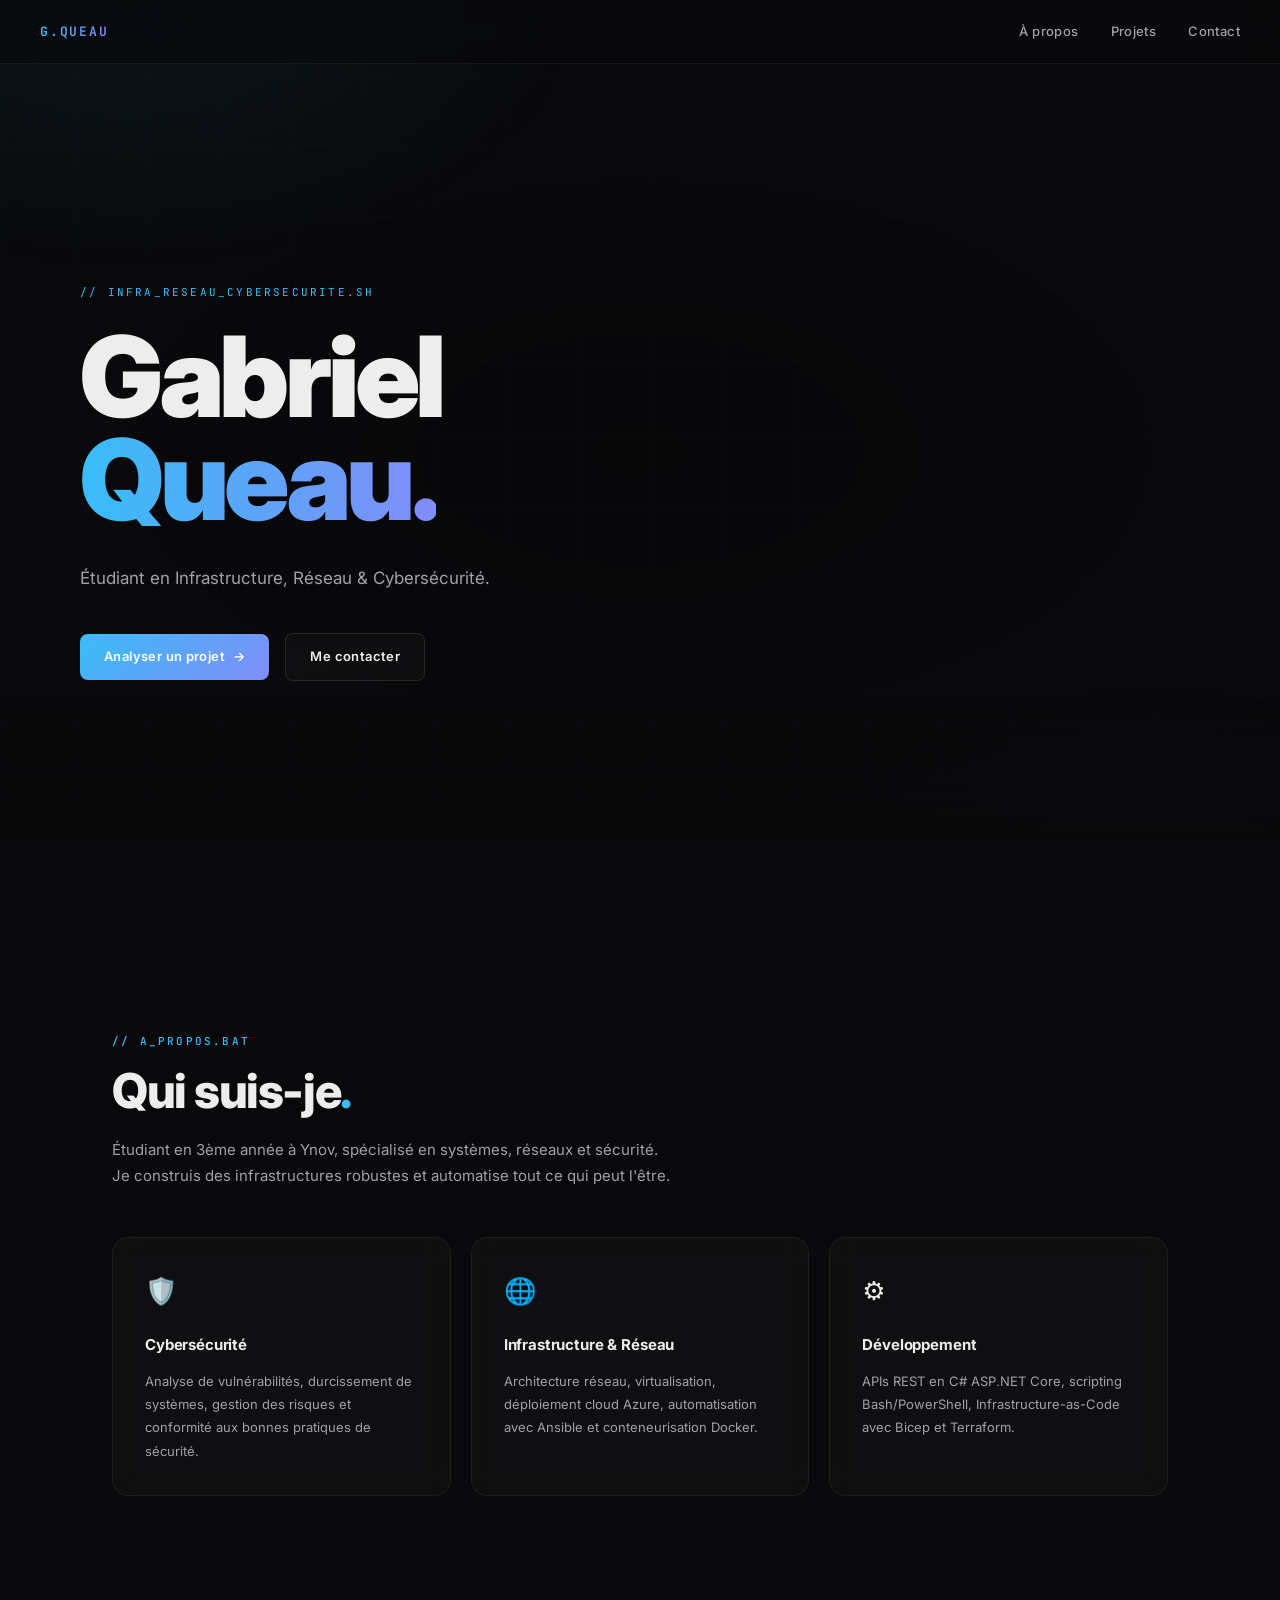
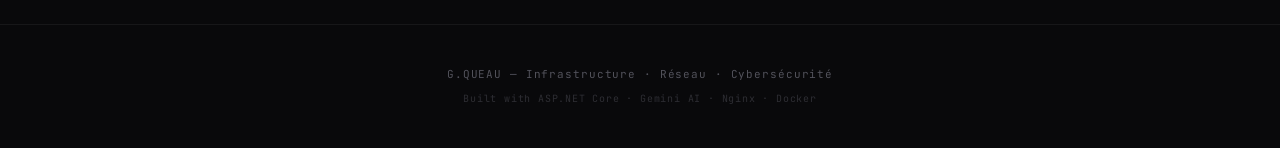
<file: frontend/index.html>
<!DOCTYPE html>
<html lang="fr">

<head>
  <meta charset="UTF-8" />
  <meta name="viewport" content="width=device-width, initial-scale=1.0" />
  <meta name="description"
    content="Gabriel Queau — Étudiant en Infrastructure, Réseau &amp; Cybersécurité. Portfolio technique avec analyseur de projets GitHub IA." />
  <meta name="theme-color" content="#09090b" />
  <title>G.QUEAU — Infrastructure &amp; Cybersécurité</title>

  <!-- Fonts -->
  <link rel="preconnect" href="https://fonts.googleapis.com" />
  <link rel="preconnect" href="https://fonts.gstatic.com" crossorigin />
  <link
    href="https://fonts.googleapis.com/css2?family=Inter:wght@300;400;500;600;700;800;900&family=JetBrains+Mono:wght@300;400;500;600&display=swap"
    rel="stylesheet" />

  <!-- Styles -->
  <link rel="stylesheet" href="style.css?v=4" />

  <!-- Favicon -->
  <link rel="icon"
    href="data:image/svg+xml,<svg xmlns='http://www.w3.org/2000/svg' viewBox='0 0 100 100'><text y='.9em' font-size='90'>🛡️</text></svg>" />
</head>

<body>

  <!-- Vignette radial glows -->
  <div class="vignette" aria-hidden="true"></div>

  <!-- Page Transition Overlay -->
  <div class="page-transition-overlay" aria-hidden="true"></div>

  <!-- ── Navbar ── -->
  <nav class="navbar" role="navigation" aria-label="Navigation principale">
    <a href="/index.html" class="nav-logo" data-link>G.QUEAU</a>
    <ul class="nav-links" role="list">
      <li><a href="/index.html" class="nav-link" data-link>À propos</a></li>
      <li><a href="/projects.html" class="nav-link" data-link>Projets</a></li>
      <li><a href="/contact.html" class="nav-link" data-link>Contact</a></li>
    </ul>
  </nav>

  <!-- ── Main Content ── -->
  <main id="page-content">

    <!-- ══ HERO ══ -->
    <section class="hero" id="home" aria-label="Introduction">
      <div class="hero-inner container">

        <p class="hero-label reveal">// INFRA_RESEAU_CYBERSECURITE.sh</p>

        <h1 class="hero-title reveal reveal-delay-1">
          Gabriel<br><span class="gradient-text">Queau.</span>
        </h1>

        <p class="hero-sub reveal reveal-delay-2">
          Étudiant en Infrastructure, Réseau &amp; Cybersécurité.<br>
        </p>

        <div class="hero-cta reveal reveal-delay-3">
          <a href="/projects.html" class="btn btn-primary" data-link>
            <span class="btn-text">Analyser un projet</span>
            <span class="btn-arrow" aria-hidden="true">→</span>
          </a>
          <a href="/contact.html" class="btn btn-ghost" data-link>Me contacter</a>
        </div>

      </div>
      <div class="hero-grid" aria-hidden="true"></div>
    </section>

    <!-- ══ À PROPOS ══ -->
    <section class="section" id="about" aria-label="À propos">
      <div class="container">

        <span class="section-label reveal">// A_PROPOS.BAT</span>
        <h2 class="section-title reveal reveal-delay-1">Qui suis-je<span class="dot">.</span></h2>
        <p class="section-sub reveal reveal-delay-2">
          Étudiant en 3ème année à Ynov, spécialisé en systèmes, réseaux et sécurité.
          Je construis des infrastructures robustes et automatise tout ce qui peut l'être.
        </p>

        <div class="about-grid">

          <div class="about-card card-spotlight reveal reveal-delay-2">
            <span class="card-icon" aria-hidden="true">🛡️</span>
            <h3>Cybersécurité</h3>
            <p>Analyse de vulnérabilités, durcissement de systèmes, gestion des risques et conformité aux bonnes
              pratiques de sécurité.</p>
          </div>

          <div class="about-card card-spotlight reveal reveal-delay-3">
            <span class="card-icon" aria-hidden="true">🌐</span>
            <h3>Infrastructure &amp; Réseau</h3>
            <p>Architecture réseau, virtualisation, déploiement cloud Azure, automatisation avec Ansible et
              conteneurisation Docker.</p>
          </div>

          <div class="about-card card-spotlight reveal reveal-delay-4">
            <span class="card-icon" aria-hidden="true">⚙️</span>
            <h3>Développement</h3>
            <p>APIs REST en C# ASP.NET Core, scripting Bash/PowerShell, Infrastructure-as-Code avec Bicep et Terraform.
            </p>
          </div>

        </div>
      </div>
    </section>

  </main>

  <!-- ── Footer ── -->
  <footer class="footer" role="contentinfo">
    <p class="mono">G.QUEAU — Infrastructure · Réseau · Cybersécurité</p>
    <p class="footer-stack">Built with ASP.NET Core · Gemini AI · Nginx · Docker</p>
  </footer>

  <button class="back-top" id="back-top" aria-label="Retour en haut de page" title="Retour en haut">↑</button>
  <script src="app.js?v=7"></script>
</body>

</html>
</file>
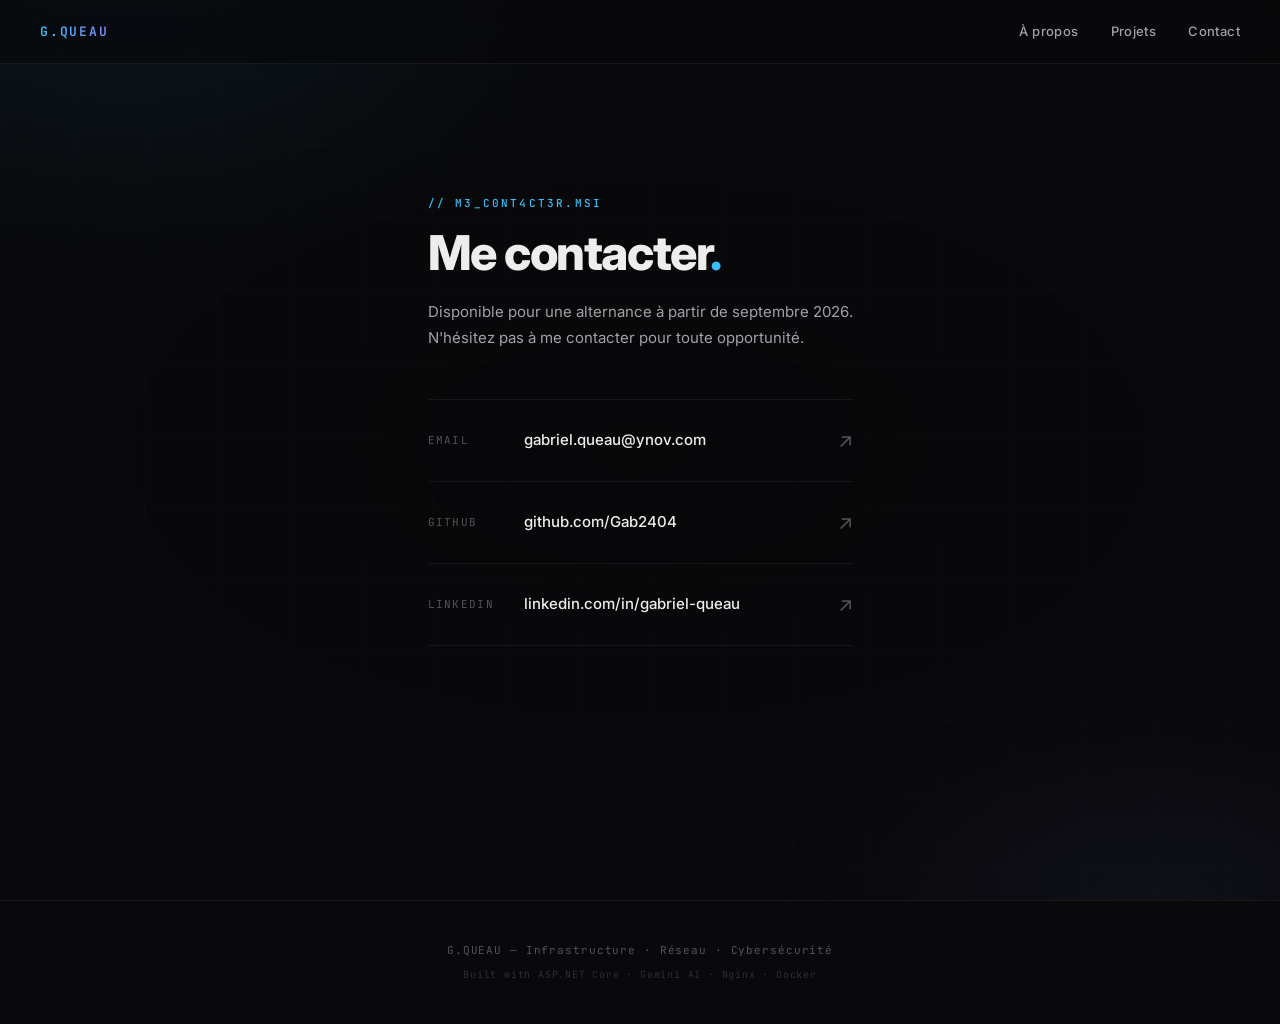
<file: frontend/contact.html>
<!DOCTYPE html>
<html lang="fr">

<head>
  <meta charset="UTF-8" />
  <meta name="viewport" content="width=device-width, initial-scale=1.0" />
  <meta name="description" content="Gabriel Queau — Me contacter. Email, GitHub, LinkedIn." />
  <meta name="theme-color" content="#09090b" />
  <title>G.QUEAU — Contact</title>

  <!-- Fonts -->
  <link rel="preconnect" href="https://fonts.googleapis.com" />
  <link rel="preconnect" href="https://fonts.gstatic.com" crossorigin />
  <link
    href="https://fonts.googleapis.com/css2?family=Inter:wght@300;400;500;600;700;800;900&family=JetBrains+Mono:wght@300;400;500;600&display=swap"
    rel="stylesheet" />

  <!-- Styles -->
  <link rel="stylesheet" href="style.css?v=4" />

  <!-- Favicon -->
  <link rel="icon"
    href="data:image/svg+xml,<svg xmlns='http://www.w3.org/2000/svg' viewBox='0 0 100 100'><text y='.9em' font-size='90'>🛡️</text></svg>" />
</head>

<body>

  <!-- Vignette radial glows -->
  <div class="vignette" aria-hidden="true"></div>

  <!-- Page Transition Overlay -->
  <div class="page-transition-overlay" aria-hidden="true"></div>

  <!-- ── Navbar ── -->
  <nav class="navbar" role="navigation" aria-label="Navigation principale">
    <a href="/index.html" class="nav-logo" data-link>G.QUEAU</a>
    <ul class="nav-links" role="list">
      <li><a href="/index.html" class="nav-link" data-link>À propos</a></li>
      <li><a href="/projects.html" class="nav-link" data-link>Projets</a></li>
      <li><a href="/contact.html" class="nav-link" data-link>Contact</a></li>
    </ul>
  </nav>

  <!-- ── Main Content ── -->
  <main id="page-content">

    <!-- ══ CONTACT ══ -->
    <section class="section" id="contact" aria-label="Contact"
      style="min-height: 100dvh; display: flex; flex-direction: column; justify-content: center; padding-top: 64px;">
      <div class="container">
        <div class="contact-inner">

          <span class="section-label reveal">// M3_C0NT4CT3R.MSI</span>
          <h1 class="section-title reveal reveal-delay-1">Me contacter<span class="dot">.</span></h1>
          <p class="section-sub reveal reveal-delay-2">
            Disponible pour une alternance à partir de septembre 2026.<br>
            N'hésitez pas à me contacter pour toute opportunité.
          </p>

          <nav class="contact-links reveal reveal-delay-3" aria-label="Liens de contact">

            <a href="mailto:gabriel.queau@ynov.com" class="contact-item">
              <span class="contact-label mono">Email</span>
              <span class="contact-value">gabriel.queau@ynov.com</span>
              <span class="contact-arrow" aria-hidden="true">↗</span>
            </a>

            <a href="https://github.com/Gab2404" target="_blank" rel="noopener noreferrer" class="contact-item">
              <span class="contact-label mono">GitHub</span>
              <span class="contact-value">github.com/Gab2404</span>
              <span class="contact-arrow" aria-hidden="true">↗</span>
            </a>

            <a href="https://www.linkedin.com/in/gabriel-queau" target="_blank" rel="noopener noreferrer"
              class="contact-item">
              <span class="contact-label mono">LinkedIn</span>
              <span class="contact-value">linkedin.com/in/gabriel-queau</span>
              <span class="contact-arrow" aria-hidden="true">↗</span>
            </a>

          </nav>
        </div>
      </div>
    </section>

  </main>

  <!-- ── Footer ── -->
  <footer class="footer" role="contentinfo">
    <p class="mono">G.QUEAU — Infrastructure · Réseau · Cybersécurité</p>
    <p class="footer-stack">Built with ASP.NET Core · Gemini AI · Nginx · Docker</p>
  </footer>

  <button class="back-top" id="back-top" aria-label="Retour en haut de page" title="Retour en haut">↑</button>
  <script src="app.js?v=7"></script>
</body>

</html>
</file>
<file: frontend/style.css>
/* ═══════════════════════════════════════════════════════════════
   PORTFOLIO G.QUEAU — DESIGN SYSTEM v3
   Lead UI/UX · Awwwards Standard · Dark Mode Premium
   ═══════════════════════════════════════════════════════════════ */

@import url('https://fonts.googleapis.com/css2?family=Inter:wght@300;400;500;600;700;800;900&family=JetBrains+Mono:wght@300;400;500;600&display=swap');

/* ══════════════════════════════════════════════════════
   DESIGN TOKENS
══════════════════════════════════════════════════════ */
:root {

  /* ── Palette fondamentale ── */
  --bg-900:     #09090b;   /* fond principal */
  --bg-800:     #0f0f12;   /* fond alternatif */
  --bg-700:     #141418;   /* fond cartes sombre */
  --bg-600:     #1a1a20;   /* fond cartes clair */
  --surface:    rgba(255, 255, 255, 0.028);
  --surface-md: rgba(255, 255, 255, 0.05);
  --surface-lg: rgba(255, 255, 255, 0.08);

  /* ── Bordures ── */
  --border:      rgba(255, 255, 255, 0.06);
  --border-md:   rgba(255, 255, 255, 0.10);
  --border-glow: rgba(56, 189, 248, 0.35);

  /* ── Textes ── */
  --text-100: #ededed;   /* titres, importance max */
  --text-200: #a1a1aa;   /* corps, descriptions */
  --text-300: #52525b;   /* placeholders, labels */

  /* ── Accent — Bleu Cyber ── */
  --cyan:       #38bdf8;
  --cyan-dim:   rgba(56, 189, 248, 0.15);
  --cyan-glow:  rgba(56, 189, 248, 0.25);

  /* ── Accent secondaire — Violet ── */
  --violet:     #818cf8;
  --violet-dim: rgba(129, 140, 248, 0.15);

  /* ── Gradient signature ── */
  --grad:       linear-gradient(135deg, #38bdf8 0%, #818cf8 100%);
  --grad-text:  linear-gradient(90deg,  #38bdf8 0%, #818cf8 100%);
  --grad-warm:  linear-gradient(135deg, #818cf8 0%, #f472b6 100%);

  /* ── Sémantique ── */
  --success: #34d399;
  --warning: #fbbf24;
  --danger:  #f87171;

  /* ── Espacement (base 4px) ── */
  --space-1:  4px;
  --space-2:  8px;
  --space-3:  12px;
  --space-4:  16px;
  --space-5:  20px;
  --space-6:  24px;
  --space-8:  32px;
  --space-10: 40px;
  --space-12: 48px;
  --space-16: 64px;
  --space-20: 80px;
  --space-24: 96px;
  --space-32: 128px;

  /* ── Border radius ── */
  --r-xs:  4px;
  --r-sm:  8px;
  --r:     12px;
  --r-lg:  16px;
  --r-xl:  24px;
  --r-2xl: 32px;

  /* ── Typographie ── */
  --sans: 'Inter', system-ui, -apple-system, sans-serif;
  --mono: 'JetBrains Mono', 'Fira Code', monospace;

  /* ── Tailles de fonte ── */
  --text-xs:   11px;
  --text-sm:   13px;
  --text-base: 15px;
  --text-md:   17px;
  --text-lg:   20px;
  --text-xl:   24px;
  --text-2xl:  32px;
  --text-3xl:  48px;
  --text-4xl:  64px;

  /* ── Layout ── */
  --max-w:      1120px;
  --max-w-sm:   680px;
  --max-w-prose: 800px;

  /* ── Transitions ── */
  --ease:        cubic-bezier(0.4, 0, 0.2, 1);
  --ease-out:    cubic-bezier(0.0, 0, 0.2, 1);
  --ease-spring: cubic-bezier(0.16, 1, 0.3, 1);
  --ease-back:   cubic-bezier(0.34, 1.56, 0.64, 1);

  --t-fast:   0.15s;
  --t:        0.25s;
  --t-slow:   0.5s;
  --t-slower: 0.8s;

  /* ── Shadows ── */
  --shadow-sm:  0 1px 3px rgba(0,0,0,0.4);
  --shadow-md:  0 4px 16px rgba(0,0,0,0.5);
  --shadow-lg:  0 12px 40px rgba(0,0,0,0.6);
  --shadow-xl:  0 24px 64px rgba(0,0,0,0.7);
  --shadow-cyan: 0 0 24px rgba(56, 189, 248, 0.18);
}

/* ══════════════════════════════════════════════════════
   RESET MODERNE
══════════════════════════════════════════════════════ */
*, *::before, *::after {
  box-sizing: border-box;
  margin: 0;
  padding: 0;
}

html {
  scroll-behavior: smooth;
  font-size: 16px;
  text-rendering: optimizeLegibility;
  -webkit-font-smoothing: antialiased;
  -moz-osx-font-smoothing: grayscale;
  hanging-punctuation: first last;
}

body {
  font-family: var(--sans);
  font-size: var(--text-base);
  font-weight: 400;
  line-height: 1.65;
  color: var(--text-100);
  background-color: var(--bg-900);
  overflow-x: hidden;
  min-height: 100dvh;
}

img, picture, video, canvas, svg {
  display: block;
  max-width: 100%;
}

input, button, textarea, select {
  font: inherit;
}

p, h1, h2, h3, h4, h5, h6 {
  overflow-wrap: break-word;
}

ul, ol { list-style: none; }

a {
  color: inherit;
  text-decoration: none;
}

button {
  border: none;
  background: none;
  cursor: pointer;
}

/* ══════════════════════════════════════════════════════
   SCROLLBAR PERSONNALISÉE
══════════════════════════════════════════════════════ */
::-webkit-scrollbar {
  width: 5px;
  height: 5px;
}

::-webkit-scrollbar-track {
  background: var(--bg-900);
}

::-webkit-scrollbar-thumb {
  background: rgba(56, 189, 248, 0.25);
  border-radius: 100px;
  transition: background var(--t) var(--ease);
}

::-webkit-scrollbar-thumb:hover {
  background: rgba(56, 189, 248, 0.5);
}

* {
  scrollbar-width: thin;
  scrollbar-color: rgba(56, 189, 248, 0.25) transparent;
}

/* ══════════════════════════════════════════════════════
   SÉLECTION DE TEXTE
══════════════════════════════════════════════════════ */
::selection {
  background: rgba(56, 189, 248, 0.25);
  color: var(--text-100);
}

/* ══════════════════════════════════════════════════════
   FOCUS VISIBLE (Accessibilité)
══════════════════════════════════════════════════════ */
:focus-visible {
  outline: 2px solid var(--cyan);
  outline-offset: 3px;
  border-radius: var(--r-xs);
}

/* ══════════════════════════════════════════════════════
   UTILITAIRES GLOBAUX
══════════════════════════════════════════════════════ */
.container {
  max-width: var(--max-w);
  margin: 0 auto;
  padding: 0 var(--space-8);
  position: relative;
  z-index: 1;
}

.mono {
  font-family: var(--mono);
}

.gradient-text {
  background: var(--grad-text);
  -webkit-background-clip: text;
  -webkit-text-fill-color: transparent;
  background-clip: text;
}

.hidden {
  display: none !important;
}

.sr-only {
  position: absolute;
  width: 1px;
  height: 1px;
  padding: 0;
  margin: -1px;
  overflow: hidden;
  clip: rect(0,0,0,0);
  white-space: nowrap;
  border-width: 0;
}

/* ══════════════════════════════════════════════════════
   FOND ANIMÉ — GRILLE + RADIAL GLOWS
══════════════════════════════════════════════════════ */
body::before {
  content: '';
  position: fixed;
  inset: 0;
  background-image:
    linear-gradient(rgba(56, 189, 248, 0.022) 1px, transparent 1px),
    linear-gradient(90deg, rgba(56, 189, 248, 0.022) 1px, transparent 1px);
  background-size: 72px 72px;
  pointer-events: none;
  z-index: 0;
}

.vignette {
  position: fixed;
  inset: 0;
  background:
    radial-gradient(ellipse 60% 50% at 10% 0%,   rgba(56, 189, 248, 0.07) 0%, transparent 60%),
    radial-gradient(ellipse 50% 40% at 90% 100%,  rgba(129, 140, 248, 0.06) 0%, transparent 60%),
    radial-gradient(ellipse 40% 30% at 50% 50%,   rgba(0,0,0,0.2) 0%, transparent 100%);
  pointer-events: none;
  z-index: 0;
}

/* ══════════════════════════════════════════════════════
   NAVBAR — GLASSMORPHISM
══════════════════════════════════════════════════════ */
.navbar {
  position: fixed;
  top: 0; left: 0; right: 0;
  z-index: 200;
  display: flex;
  align-items: center;
  justify-content: space-between;
  height: 64px;
  padding: 0 var(--space-10);
  background: rgba(9, 9, 11, 0.72);
  backdrop-filter: blur(20px) saturate(180%);
  -webkit-backdrop-filter: blur(20px) saturate(180%);
  border-bottom: 1px solid var(--border);
  transition:
    background var(--t) var(--ease),
    border-color var(--t) var(--ease),
    box-shadow var(--t) var(--ease);
}

.navbar.scrolled {
  background: rgba(9, 9, 11, 0.88);
  border-bottom-color: var(--border-md);
  box-shadow: 0 1px 40px rgba(0, 0, 0, 0.5);
}

/* Logo */
.nav-logo {
  font-family: var(--mono);
  font-size: var(--text-sm);
  font-weight: 600;
  letter-spacing: 0.14em;
  text-transform: uppercase;
  background: var(--grad-text);
  -webkit-background-clip: text;
  -webkit-text-fill-color: transparent;
  background-clip: text;
  transition: opacity var(--t) var(--ease);
  flex-shrink: 0;
}
.nav-logo:hover { opacity: 0.7; }

/* Liens */
.nav-links {
  display: flex;
  align-items: center;
  gap: var(--space-8);
}

.nav-link {
  font-size: var(--text-sm);
  font-weight: 500;
  color: var(--text-200);
  letter-spacing: 0.03em;
  transition: color var(--t) var(--ease);
  position: relative;
  padding: var(--space-1) 0;
}

/* Underline animée */
.nav-link::after {
  content: '';
  position: absolute;
  bottom: -2px; left: 0;
  width: 0;
  height: 1px;
  background: var(--grad);
  transition: width var(--t-slow) var(--ease-spring);
  border-radius: 2px;
}
.nav-link:hover {
  color: var(--text-100);
}
.nav-link:hover::after {
  width: 100%;
}
.nav-link.active {
  color: var(--cyan);
}
.nav-link.active::after {
  width: 100%;
  background: var(--cyan);
}

/* ══════════════════════════════════════════════════════
   LAYOUT PRINCIPAL
══════════════════════════════════════════════════════ */
#page-content {
  opacity: 1;
  transition: opacity 0.35s var(--ease);
}

body.is-animating #page-content {
  opacity: 0;
}

/* Section générique */
.section {
  padding: var(--space-32) 0;
  position: relative;
  z-index: 1;
}

.section-dark {
  background: var(--bg-800);
}

/* En-tête de section */
.section-label {
  display: inline-block;
  font-family: var(--mono);
  font-size: var(--text-xs);
  font-weight: 500;
  color: var(--cyan);
  letter-spacing: 0.2em;
  text-transform: uppercase;
  margin-bottom: var(--space-4);
}

.section-title {
  font-size: clamp(var(--text-2xl), 5vw, var(--text-3xl));
  font-weight: 800;
  letter-spacing: -0.03em;
  line-height: 1.05;
  color: var(--text-100);
  margin-bottom: var(--space-5);
}

.dot { color: var(--cyan); }

.section-sub {
  font-size: var(--text-base);
  color: var(--text-200);
  max-width: 560px;
  line-height: 1.75;
  margin-bottom: var(--space-12);
}

/* Séparateur décoratif entre sections */
.section + .section::before {
  content: '';
  display: block;
  position: absolute;
  top: 0; left: 50%;
  transform: translateX(-50%);
  width: 1px;
  height: 80px;
  background: linear-gradient(to bottom, transparent, var(--border-md), transparent);
}

/* ══════════════════════════════════════════════════════
   TRANSITIONS DE PAGE (SPA)
══════════════════════════════════════════════════════ */
.page-transition-overlay {
  position: fixed;
  inset: 0;
  background: var(--bg-900);
  z-index: 9999;
  pointer-events: none;
  transform: scaleY(0);
  transform-origin: top;
  transition: transform 0.55s cubic-bezier(0.7, 0, 0.3, 1);
}

.page-transition-overlay::after {
  content: '';
  position: absolute;
  top: 0; left: 0; right: 0;
  height: 2px;
  background: var(--grad);
}

body.is-animating .page-transition-overlay {
  pointer-events: auto;
  transform: scaleY(1);
  transform-origin: bottom;
}

/* ══════════════════════════════════════════════════════
   REVEAL ANIMATIONS (Intersection Observer)
══════════════════════════════════════════════════════ */
.reveal {
  opacity: 0;
  transform: translateY(24px);
  transition:
    opacity  0.65s var(--ease-spring),
    transform 0.65s var(--ease-spring);
}
.reveal.visible {
  opacity: 1;
  transform: translateY(0);
}
.reveal-delay-1 { transition-delay: 0.08s; }
.reveal-delay-2 { transition-delay: 0.16s; }
.reveal-delay-3 { transition-delay: 0.24s; }
.reveal-delay-4 { transition-delay: 0.32s; }

/* ══════════════════════════════════════════════════════
   FOOTER
══════════════════════════════════════════════════════ */
.footer {
  position: relative;
  z-index: 1;
  padding: var(--space-10) 0;
  border-top: 1px solid var(--border);
  display: flex;
  flex-direction: column;
  align-items: center;
  gap: var(--space-2);
  text-align: center;
}

.footer p {
  font-family: var(--mono);
  font-size: var(--text-xs);
  color: var(--text-300);
  letter-spacing: 0.08em;
}

.footer-stack {
  font-size: 10px !important;
  opacity: 0.5;
}

/* ══════════════════════════════════════════════════════
   BACK TO TOP
══════════════════════════════════════════════════════ */
.back-top {
  position: fixed;
  bottom: var(--space-8);
  right: var(--space-8);
  width: 40px;
  height: 40px;
  border-radius: 50%;
  border: 1px solid rgba(56, 189, 248, 0.3);
  color: var(--cyan);
  font-size: 16px;
  display: flex;
  align-items: center;
  justify-content: center;
  opacity: 0;
  transform: translateY(10px);
  transition:
    opacity    var(--t) var(--ease),
    transform  var(--t) var(--ease),
    background var(--t) var(--ease),
    box-shadow var(--t) var(--ease);
  pointer-events: none;
  z-index: 100;
}
.back-top.visible {
  opacity: 1;
  transform: translateY(0);
  pointer-events: auto;
}
.back-top:hover {
  background: var(--cyan-dim);
  box-shadow: var(--shadow-cyan);
  border-color: var(--cyan);
}

/* ══════════════════════════════════════════════════════
   BOUTONS
══════════════════════════════════════════════════════ */
.btn {
  display: inline-flex;
  align-items: center;
  justify-content: center;
  gap: var(--space-2);
  font-family: var(--sans);
  font-size: var(--text-sm);
  font-weight: 600;
  letter-spacing: 0.03em;
  padding: 12px var(--space-6);
  border-radius: var(--r-sm);
  border: none;
  cursor: pointer;
  text-decoration: none;
  white-space: nowrap;
  position: relative;
  overflow: hidden;
  transition:
    transform  var(--t) var(--ease-back),
    box-shadow var(--t) var(--ease),
    opacity    var(--t) var(--ease);
  user-select: none;
}

/* Shimmer interne sur hover */
.btn::before {
  content: '';
  position: absolute;
  top: 0; left: -100%;
  width: 60%;
  height: 100%;
  background: linear-gradient(90deg, transparent, rgba(255,255,255,0.12), transparent);
  transition: left 0.5s var(--ease);
  pointer-events: none;
}
.btn:hover::before { left: 160%; }

/* -- Bouton primaire (gradient) -- */
.btn-primary {
  background: var(--grad);
  color: #fff;
  box-shadow: 0 0 0 rgba(56, 189, 248, 0);
}
.btn-primary:hover {
  transform: translateY(-2px);
  box-shadow: 0 8px 28px rgba(56, 189, 248, 0.3), 0 4px 12px rgba(0,0,0,0.4);
}
.btn-primary:active { transform: translateY(0); box-shadow: none; }
.btn-primary:disabled {
  opacity: 0.45;
  cursor: not-allowed;
  transform: none;
  box-shadow: none;
}
.btn-primary:disabled::before { display: none; }

/* Flèche animée */
.btn-arrow {
  display: inline-block;
  transition: transform var(--t) var(--ease-spring);
}
.btn-primary:hover .btn-arrow { transform: translateX(4px); }

/* -- Bouton ghost -- */
.btn-ghost {
  background: var(--surface);
  color: var(--text-100);
  border: 1px solid var(--border-md);
  backdrop-filter: blur(8px);
}
.btn-ghost:hover {
  background: var(--surface-md);
  border-color: rgba(255,255,255,0.18);
  transform: translateY(-2px);
}

/* ══════════════════════════════════════════════════════
   HERO SECTION
══════════════════════════════════════════════════════ */
.hero {
  min-height: 100dvh;
  display: flex;
  align-items: center;
  position: relative;
  padding-top: 64px;
  overflow: hidden;
}

.hero-inner { width: 100%; padding: var(--space-32) 0; }

.hero-label {
  font-family: var(--mono);
  font-size: var(--text-xs);
  font-weight: 400;
  color: var(--cyan);
  letter-spacing: 0.2em;
  text-transform: uppercase;
  margin-bottom: var(--space-6);
  opacity: 0.8;
}

.hero-title {
  font-size: clamp(56px, 9vw, 112px);
  font-weight: 900;
  letter-spacing: -0.04em;
  line-height: 0.92;
  margin-bottom: var(--space-8);
  color: var(--text-100);
}

.hero-sub {
  font-size: var(--text-md);
  color: var(--text-200);
  max-width: 500px;
  line-height: 1.75;
  margin-bottom: var(--space-10);
  font-weight: 400;
}

.hero-cta {
  display: flex;
  align-items: center;
  gap: var(--space-4);
  flex-wrap: wrap;
}

/* Ligne décorative en bas du hero */
.hero-grid {
  position: absolute;
  bottom: 0; left: 0; right: 0;
  height: 200px;
  background: linear-gradient(to top, var(--bg-900) 30%, transparent 100%);
  pointer-events: none;
}

/* ══════════════════════════════════════════════════════
   ABOUT CARDS — GLASSMORPHISM
══════════════════════════════════════════════════════ */
.about-grid {
  display: grid;
  grid-template-columns: repeat(auto-fit, minmax(280px, 1fr));
  gap: var(--space-5);
  margin-top: var(--space-12);
}

.about-card {
  background: var(--surface);
  border: 1px solid var(--border);
  border-radius: var(--r-lg);
  padding: var(--space-8) var(--space-8);
  backdrop-filter: blur(12px);
  -webkit-backdrop-filter: blur(12px);
  position: relative;
  overflow: hidden;
  transition:
    transform   var(--t-slow) var(--ease-spring),
    border-color var(--t) var(--ease),
    box-shadow   var(--t-slow) var(--ease);
  cursor: default;
}

/* Lueur d'accentuation en haut */
.about-card::before {
  content: '';
  position: absolute;
  top: 0; left: 0; right: 0;
  height: 1px;
  background: var(--grad);
  opacity: 0;
  transition: opacity var(--t-slow) var(--ease);
}

.about-card:hover {
  transform: translateY(-6px);
  border-color: rgba(56, 189, 248, 0.22);
  box-shadow: 0 24px 60px rgba(0,0,0,0.4), 0 0 40px rgba(56,189,248,0.05);
}
.about-card:hover::before { opacity: 1; }
.about-card:hover .card-icon { transform: scale(1.15) rotate(-3deg); }

.card-icon {
  font-size: 26px;
  display: block;
  margin-bottom: var(--space-5);
  transition: transform var(--t-slow) var(--ease-back);
  width: fit-content;
}

.about-card h3 {
  font-size: var(--text-base);
  font-weight: 700;
  color: var(--text-100);
  margin-bottom: var(--space-3);
  letter-spacing: -0.01em;
}

.about-card p {
  font-size: var(--text-sm);
  color: var(--text-200);
  line-height: 1.8;
}

/* ══════════════════════════════════════════════════════
   ANALYZER — FORMULAIRE INPUT
══════════════════════════════════════════════════════ */
.analyzer-wrapper { max-width: var(--max-w-prose); }

.input-row {
  display: flex;
  gap: var(--space-3);
  align-items: stretch;
}

.input-wrap {
  flex: 1;
  display: flex;
  align-items: center;
  background: rgba(255,255,255,0.025);
  border: 1px solid var(--border-md);
  border-radius: var(--r-sm);
  padding: 0 var(--space-5);
  backdrop-filter: blur(8px);
  transition:
    border-color var(--t) var(--ease),
    box-shadow   var(--t) var(--ease),
    background   var(--t) var(--ease);
}
.input-wrap:focus-within {
  border-color: rgba(56, 189, 248, 0.5);
  box-shadow: 0 0 0 3px rgba(56,189,248,0.08), 0 4px 20px rgba(0,0,0,0.3);
  background: rgba(255,255,255,0.04);
}

.input-prefix {
  font-family: var(--mono);
  font-size: var(--text-base);
  color: var(--cyan);
  margin-right: var(--space-3);
  user-select: none;
  flex-shrink: 0;
  opacity: 0.7;
}

.url-input {
  flex: 1;
  background: transparent;
  border: none;
  color: var(--text-100);
  font-family: var(--mono);
  font-size: var(--text-sm);
  padding: 15px 0;
  outline: none;
  width: 100%;
}
.url-input::placeholder {
  color: var(--text-300);
  font-weight: 300;
}

/* ══════════════════════════════════════════════════════
   LOADER SKELETON
══════════════════════════════════════════════════════ */
.loader-block { margin-top: var(--space-6); }

@keyframes shimmer {
  0%   { background-position: -600px 0; }
  100% { background-position:  600px 0; }
}

.skeleton-card {
  background: var(--surface);
  border: 1px solid var(--border);
  border-radius: var(--r-lg);
  padding: var(--space-8);
  margin-bottom: var(--space-5);
}

.sk-line, .sk-badge {
  background: linear-gradient(
    90deg,
    rgba(255,255,255,0.04)  0%,
    rgba(255,255,255,0.09) 50%,
    rgba(255,255,255,0.04) 100%
  );
  background-size: 600px 100%;
  animation: shimmer 1.8s infinite linear;
  border-radius: var(--r-xs);
}
.sk-title  { height: 20px; width: 50%;  margin-bottom: var(--space-4); }
.sk-mid    { height: 13px; width: 100%; margin-bottom: var(--space-3); }
.sk-short  { height: 13px; width: 70%;  margin-bottom: var(--space-5); }
.sk-badges { display: flex; gap: var(--space-2); }
.sk-badge  { height: 24px; width: 72px; border-radius: 100px; }

.loader-text {
  font-family: var(--mono);
  font-size: var(--text-sm);
  color: var(--text-200);
  display: flex;
  align-items: center;
  gap: var(--space-2);
  margin-top: var(--space-4);
}

@keyframes blink { 0%,100%{ opacity:1; } 50%{ opacity:0; } }
.blink { animation: blink 1s infinite; color: var(--cyan); }

@keyframes dots { 0%{ content:''; } 33%{ content:'.'; } 66%{ content:'..'; } 100%{ content:'...'; } }
.ellipsis::after { content: ''; animation: dots 1.5s infinite; }

/* ══════════════════════════════════════════════════════
   BANNER ERREUR
══════════════════════════════════════════════════════ */
.error-banner {
  display: flex;
  align-items: center;
  gap: var(--space-3);
  background: rgba(248, 113, 113, 0.07);
  border: 1px solid rgba(248, 113, 113, 0.28);
  border-radius: var(--r-sm);
  padding: var(--space-4) var(--space-5);
  margin-top: var(--space-4);
  font-family: var(--mono);
  font-size: var(--text-sm);
  color: var(--danger);
  animation: slideIn 0.3s var(--ease-spring);
}
.error-icon { font-size: 15px; flex-shrink: 0; }

/* ══════════════════════════════════════════════════════
   PROJECT RESULT CARD — GLASSMORPHISM PREMIUM
══════════════════════════════════════════════════════ */
@keyframes slideIn {
  from { opacity: 0; transform: translateY(16px); }
  to   { opacity: 1; transform: translateY(0); }
}

.result-section { margin-top: var(--space-6); }

.project-card {
  background: rgba(255,255,255,0.025);
  border: 1px solid rgba(255,255,255,0.07);
  border-radius: var(--r-xl);
  overflow: hidden;
  backdrop-filter: blur(16px);
  -webkit-backdrop-filter: blur(16px);
  animation: slideIn 0.6s var(--ease-spring);
  position: relative;
  box-shadow: 0 32px 80px rgba(0,0,0,0.5);
}

/* Barre de gradient en haut */
.project-card::before {
  content: '';
  position: absolute;
  top: 0; left: 0; right: 0;
  height: 1px;
  background: var(--grad);
  opacity: 0.9;
}

/* Card header */
.card-header {
  display: flex;
  align-items: center;
  justify-content: space-between;
  flex-wrap: wrap;
  gap: var(--space-3);
  padding: var(--space-5) var(--space-8);
  background: rgba(0,0,0,0.25);
  border-bottom: 1px solid var(--border);
}

.card-meta { display: flex; align-items: center; gap: var(--space-4); }

.card-tag {
  font-family: var(--mono);
  font-size: var(--text-xs);
  color: var(--cyan);
  letter-spacing: 0.16em;
  opacity: 0.8;
}

.card-repo-link {
  font-size: var(--text-sm);
  font-weight: 500;
  color: var(--text-200);
  transition: color var(--t) var(--ease);
}
.card-repo-link:hover { color: var(--text-100); }

/* Pill "AI Analyzed" */
.card-status {
  display: inline-flex;
  align-items: center;
  gap: var(--space-2);
  font-family: var(--mono);
  font-size: 10px;
  letter-spacing: 0.12em;
  color: var(--success);
  background: rgba(52, 211, 153, 0.08);
  border: 1px solid rgba(52, 211, 153, 0.22);
  padding: 4px var(--space-3);
  border-radius: 100px;
}
.card-status::before {
  content: '';
  width: 5px; height: 5px;
  border-radius: 50%;
  background: var(--success);
  box-shadow: 0 0 8px var(--success);
  animation: blink 2s infinite;
  flex-shrink: 0;
}

/* Card body */
.card-body {
  padding: var(--space-8);
  display: flex;
  flex-direction: column;
  gap: var(--space-6);
}

.card-section { display: flex; flex-direction: column; gap: var(--space-3); }

.card-section-label {
  font-family: var(--mono);
  font-size: var(--text-xs);
  color: var(--violet);
  letter-spacing: 0.18em;
  font-weight: 400;
  opacity: 0.8;
}

.card-text {
  font-size: var(--text-sm);
  color: var(--text-200);
  line-height: 1.85;
}

.card-divider {
  height: 1px;
  background: var(--border);
}

/* ── HR PITCH BOX ── */
.card-hr-pitch {
  background: linear-gradient(
    135deg,
    rgba(56, 189, 248, 0.07) 0%,
    rgba(129, 140, 248, 0.07) 100%
  );
  border: 1px solid rgba(56, 189, 248, 0.3);
  border-left: 3px solid var(--cyan);
  border-radius: var(--r-lg);
  padding: var(--space-6) var(--space-6);
  position: relative;
  overflow: hidden;
}

/* Lueur diffuse derrière */
.card-hr-pitch::before {
  content: '';
  position: absolute;
  top: -30px; left: -30px;
  width: 140px; height: 140px;
  background: radial-gradient(circle, rgba(56,189,248,0.12) 0%, transparent 70%);
  pointer-events: none;
}

.hr-pitch-header {
  display: flex;
  align-items: center;
  justify-content: space-between;
  flex-wrap: wrap;
  gap: var(--space-3);
  margin-bottom: var(--space-4);
}

.hr-pitch-tag {
  font-family: var(--mono);
  font-size: var(--text-xs);
  color: var(--cyan);
  letter-spacing: 0.14em;
  font-weight: 500;
}

.hr-pitch-badge {
  font-family: var(--mono);
  font-size: 10px;
  font-weight: 700;
  letter-spacing: 0.06em;
  color: #0a0a0f;
  background: var(--grad);
  padding: 3px var(--space-3);
  border-radius: 100px;
}

.hr-pitch-text {
  font-size: var(--text-base);
  color: var(--text-100);
  line-height: 1.8;
  font-weight: 400;
}

/* ── DETAILED LIST ── */
.detailed-list {
  display: flex;
  flex-direction: column;
  gap: var(--space-4);
  padding: 0;
  margin: 0;
}

.detailed-item {
  font-size: var(--text-sm);
  color: var(--text-200);
  line-height: 1.8;
  padding-left: var(--space-5);
  position: relative;
}
.detailed-item::before {
  content: '▪';
  position: absolute;
  left: 2px; top: 1px;
  color: var(--cyan);
  font-size: 15px;
  line-height: 1.6;
  opacity: 0.7;
}

/* ══════════════════════════════════════════════════════
   BADGES TECH STACK
══════════════════════════════════════════════════════ */
.badge-grid {
  display: flex;
  flex-wrap: wrap;
  gap: var(--space-2);
}

.tech-badge {
  font-family: var(--mono);
  font-size: 11px;
  font-weight: 500;
  padding: 4px var(--space-3);
  border-radius: 100px;
  border: 1px solid;
  letter-spacing: 0.05em;
  cursor: default;
  transition:
    transform    var(--t) var(--ease-back),
    box-shadow   var(--t) var(--ease),
    background   var(--t) var(--ease);
}
.tech-badge:hover { transform: translateY(-2px) scale(1.04); }

/* Rotation de palettes */
.tech-badge:nth-child(5n+1) { background: rgba(56,189,248,0.08);  border-color: rgba(56,189,248,0.3);  color: var(--cyan);   }
.tech-badge:nth-child(5n+2) { background: rgba(129,140,248,0.08); border-color: rgba(129,140,248,0.3); color: var(--violet); }
.tech-badge:nth-child(5n+3) { background: rgba(52,211,153,0.08);  border-color: rgba(52,211,153,0.28); color: var(--success);}
.tech-badge:nth-child(5n+4) { background: rgba(251,191,36,0.08);  border-color: rgba(251,191,36,0.28); color: var(--warning);}
.tech-badge:nth-child(5n+5) { background: rgba(248,113,113,0.08); border-color: rgba(248,113,113,0.28);color: var(--danger); }

.tech-badge:nth-child(5n+1):hover { box-shadow: 0 4px 16px rgba(56,189,248,0.2); }
.tech-badge:nth-child(5n+2):hover { box-shadow: 0 4px 16px rgba(129,140,248,0.2); }
.tech-badge:nth-child(5n+3):hover { box-shadow: 0 4px 16px rgba(52,211,153,0.2); }
.tech-badge:nth-child(5n+4):hover { box-shadow: 0 4px 16px rgba(251,191,36,0.2); }
.tech-badge:nth-child(5n+5):hover { box-shadow: 0 4px 16px rgba(248,113,113,0.2); }

/* ══════════════════════════════════════════════════════
   GALLERY CARDS — GLASSMORPHISM
══════════════════════════════════════════════════════ */
.projects-gallery-grid {
  display: grid;
  grid-template-columns: repeat(auto-fill, minmax(340px, 1fr));
  gap: var(--space-8);
  margin-top: var(--space-10);
}

.gallery-project-card {
  background: var(--surface);
  border: 1px solid var(--border);
  border-radius: var(--r-xl);
  padding: var(--space-8);
  display: flex;
  flex-direction: column;
  gap: var(--space-5);
  position: relative;
  overflow: hidden;
  backdrop-filter: blur(10px);
  -webkit-backdrop-filter: blur(10px);
  box-shadow: var(--shadow-md);
  transition:
    transform    0.4s var(--ease-spring),
    border-color 0.3s var(--ease),
    box-shadow   0.4s var(--ease);
}

/* Gradient top line — invisible par défaut */
.gallery-project-card::before {
  content: '';
  position: absolute;
  top: 0; left: 0; right: 0;
  height: 1px;
  background: var(--grad);
  opacity: 0;
  transition: opacity 0.4s var(--ease);
}

/* Glow diffus interne */
.gallery-project-card::after {
  content: '';
  position: absolute;
  top: -60px; right: -60px;
  width: 160px; height: 160px;
  background: radial-gradient(circle, rgba(56,189,248,0.06) 0%, transparent 70%);
  pointer-events: none;
  transition: opacity 0.4s var(--ease);
  opacity: 0;
}

.gallery-project-card:hover {
  transform: translateY(-6px);
  border-color: rgba(56, 189, 248, 0.25);
  box-shadow:
    0 28px 60px rgba(0,0,0,0.5),
    0 0 50px rgba(56,189,248,0.06);
}
.gallery-project-card:hover::before { opacity: 1; }
.gallery-project-card:hover::after  { opacity: 1; }

/* Skeleton gallery */
.project-skeleton-card {
  background: var(--surface);
  border: 1px solid var(--border);
  border-radius: var(--r-xl);
  padding: var(--space-8);
  display: flex;
  flex-direction: column;
  gap: var(--space-5);
  overflow: hidden;
  position: relative;
}
.project-skeleton-card::after {
  content: '';
  position: absolute;
  inset: 0;
  background: linear-gradient(
    90deg,
    transparent 0%,
    rgba(255,255,255,0.03) 50%,
    transparent 100%
  );
  animation: skeletonSlide 2s infinite;
}
@keyframes skeletonSlide {
  0%   { transform: translateX(-100%); }
  100% { transform: translateX(100%); }
}

.sk-box {
  background: rgba(255,255,255,0.04);
  border-radius: var(--r-sm);
  width: 100%;
}

/* ══════════════════════════════════════════════════════
   KEYFRAMES — BIBLIOTHÈQUE GLOBALE
══════════════════════════════════════════════════════ */

/* Fade simple */
@keyframes fadeIn {
  from { opacity: 0; }
  to   { opacity: 1; }
}

/* Slide up avec fade */
@keyframes slideUp {
  from { opacity: 0; transform: translateY(32px); }
  to   { opacity: 1; transform: translateY(0); }
}

/* Slide depuis la gauche */
@keyframes slideInLeft {
  from { opacity: 0; transform: translateX(-24px); }
  to   { opacity: 1; transform: translateX(0); }
}

/* Scale up avec fade */
@keyframes scaleUp {
  from { opacity: 0; transform: scale(0.92); }
  to   { opacity: 1; transform: scale(1); }
}

/* Rotation infinie (spinner) */
@keyframes spin {
  to { transform: rotate(360deg); }
}

/* Pulse glow (badge IA active) */
@keyframes pulseGlow {
  0%, 100% { box-shadow: 0 0 0 0 rgba(56, 189, 248, 0.4); }
  50%       { box-shadow: 0 0 0 8px rgba(56, 189, 248, 0); }
}

/* Float vertical doux */
@keyframes float {
  0%, 100% { transform: translateY(0px); }
  50%       { transform: translateY(-8px); }
}

/* Grain de texture animé */
@keyframes grainShift {
  0%, 100% { background-position: 0% 0%; }
  25%       { background-position: 50% 50%; }
  50%       { background-position: 100% 100%; }
  75%       { background-position: 25% 75%; }
}

/* Underline reveal (width 0 → 100%) */
@keyframes underlineReveal {
  from { width: 0; }
  to   { width: 100%; }
}

/* Clignotement curseur terminal */
@keyframes cursorBlink {
  0%, 49% { opacity: 1; }
  50%, 100% { opacity: 0; }
}

/* ══════════════════════════════════════════════════════
   CLASSES UTILITAIRES — ANIMATIONS D'ENTRÉE
══════════════════════════════════════════════════════ */

/* Fade in générique */
.anim-fade {
  animation: fadeIn var(--t-slow) var(--ease-out) both;
}

/* Slide up — délais en cascade */
.anim-slide-up   { animation: slideUp 0.6s var(--ease-spring) both; }
.anim-slide-up-1 { animation: slideUp 0.6s var(--ease-spring) 0.08s both; }
.anim-slide-up-2 { animation: slideUp 0.6s var(--ease-spring) 0.16s both; }
.anim-slide-up-3 { animation: slideUp 0.6s var(--ease-spring) 0.24s both; }
.anim-slide-up-4 { animation: slideUp 0.6s var(--ease-spring) 0.32s both; }

/* Scale up */
.anim-scale { animation: scaleUp 0.5s var(--ease-spring) both; }

/* Slide depuis gauche */
.anim-left   { animation: slideInLeft 0.5s var(--ease-spring) both; }
.anim-left-1 { animation: slideInLeft 0.5s var(--ease-spring) 0.1s both; }
.anim-left-2 { animation: slideInLeft 0.5s var(--ease-spring) 0.2s both; }

/* Float permanent (icônes déco) */
.anim-float { animation: float 4s var(--ease) infinite; }

/* Spinner de chargement */
.anim-spin { animation: spin 0.8s linear infinite; }

/* ══════════════════════════════════════════════════════
   MICRO-INTERACTIONS — HOVER MAGNÉTIQUE
   (Le JS injecte --mx, --my depuis mousemove)
══════════════════════════════════════════════════════ */

/* Cartes magnétiques : le JS applique transform via style inline */
.magnetic {
  transition: transform 0.4s var(--ease-spring);
  will-change: transform;
}

/* Effet reflet/spotlight sur les cartes au hover
   Le JS injecte les variables --x, --y depuis mousemove */
.card-spotlight {
  position: relative;
  overflow: hidden;
}
.card-spotlight::after {
  content: '';
  position: absolute;
  inset: 0;
  background: radial-gradient(
    600px circle at var(--x, 50%) var(--y, 50%),
    rgba(56, 189, 248, 0.06) 0%,
    transparent 60%
  );
  opacity: 0;
  transition: opacity 0.4s var(--ease);
  pointer-events: none;
  border-radius: inherit;
}
.card-spotlight:hover::after { opacity: 1; }

/* ── Hover lift premium sur éléments interactifs ── */
.hover-lift {
  transition:
    transform  var(--t-slow) var(--ease-spring),
    box-shadow var(--t-slow) var(--ease);
}
.hover-lift:hover {
  transform: translateY(-5px);
  box-shadow: var(--shadow-lg);
}

/* ── Glow pulse sur un élément actif ── */
.pulse-glow { animation: pulseGlow 2s infinite; }

/* ── Underline reveal au hover ── */
.hover-underline { position: relative; }
.hover-underline::after {
  content: '';
  position: absolute;
  bottom: -2px; left: 0;
  width: 0; height: 1px;
  background: var(--cyan);
  border-radius: 2px;
  transition: width var(--t-slow) var(--ease-spring);
}
.hover-underline:hover::after { width: 100%; }

/* ── Texte gradient qui se révèle au hover ── */
.hover-gradient {
  transition: background var(--t) var(--ease);
  background: none;
  -webkit-text-fill-color: currentColor;
}
.hover-gradient:hover {
  background: var(--grad-text);
  -webkit-background-clip: text;
  -webkit-text-fill-color: transparent;
  background-clip: text;
}

/* ══════════════════════════════════════════════════════
   LOADER SKELETON — PREMIUM
══════════════════════════════════════════════════════ */

/* Ligne skeleton avec gradient animé */
@keyframes skeletonWave {
  0%   { background-position: -400px 0; }
  100% { background-position:  400px 0; }
}

.sk-wave {
  background: linear-gradient(
    90deg,
    rgba(255,255,255,0.03)  0%,
    rgba(255,255,255,0.07) 40%,
    rgba(56,189,248,0.05)  50%,
    rgba(255,255,255,0.07) 60%,
    rgba(255,255,255,0.03) 100%
  );
  background-size: 400px 100%;
  animation: skeletonWave 1.6s ease-in-out infinite;
}

/* Conteneur skeleton galerie - lignes de hauteurs variées */
.sk-line-lg  { height: 18px; border-radius: var(--r-xs); }
.sk-line-sm  { height: 12px; border-radius: var(--r-xs); }
.sk-line-xs  { height: 10px; border-radius: var(--r-xs); }
.sk-circle   { border-radius: 50%; }
.sk-pill     { border-radius: 100px; }

/* Dot loader (3 points animés) */
.dot-loader {
  display: inline-flex;
  gap: var(--space-1);
  align-items: center;
}
.dot-loader span {
  width: 5px; height: 5px;
  border-radius: 50%;
  background: var(--cyan);
  animation: dotPulse 1.2s ease-in-out infinite;
}
.dot-loader span:nth-child(2) { animation-delay: 0.2s; }
.dot-loader span:nth-child(3) { animation-delay: 0.4s; }

@keyframes dotPulse {
  0%, 80%, 100% { transform: scale(0.6); opacity: 0.4; }
  40%           { transform: scale(1);   opacity: 1;   }
}

/* Curseur terminal clignotant */
.cursor-blink {
  display: inline-block;
  width: 2px;
  height: 1em;
  background: var(--cyan);
  border-radius: 1px;
  vertical-align: text-bottom;
  animation: cursorBlink 1s step-end infinite;
}

/* ══════════════════════════════════════════════════════
   CONTACT PAGE
══════════════════════════════════════════════════════ */
.contact-inner { max-width: var(--max-w-sm); }

.contact-links {
  display: flex;
  flex-direction: column;
  margin-top: var(--space-10);
  border-top: 1px solid var(--border);
}

.contact-item {
  display: flex;
  align-items: center;
  justify-content: space-between;
  gap: var(--space-4);
  padding: var(--space-6) 0;
  border-bottom: 1px solid var(--border);
  text-decoration: none;
  color: var(--text-100);
  position: relative;
  transition:
    padding-left var(--t) var(--ease),
    border-color var(--t) var(--ease);
  overflow: hidden;
}

/* Ligne d'accentuation gauche */
.contact-item::before {
  content: '';
  position: absolute;
  left: 0; top: 50%;
  transform: translateY(-50%) scaleY(0);
  width: 2px;
  height: 60%;
  background: var(--cyan);
  border-radius: 2px;
  transition: transform var(--t) var(--ease-spring);
}

.contact-item:hover {
  padding-left: var(--space-4);
  border-color: rgba(56, 189, 248, 0.2);
}
.contact-item:hover::before { transform: translateY(-50%) scaleY(1); }
.contact-item:hover .contact-value { color: var(--cyan); }
.contact-item:hover .contact-arrow { transform: translateX(4px); }

.contact-label {
  font-family: var(--mono);
  font-size: var(--text-xs);
  color: var(--text-300);
  letter-spacing: 0.12em;
  text-transform: uppercase;
  flex-shrink: 0;
  width: 80px;
}

.contact-value {
  flex: 1;
  font-size: var(--text-base);
  font-weight: 500;
  color: var(--text-100);
  transition: color var(--t) var(--ease);
}

.contact-arrow {
  font-size: var(--text-lg);
  color: var(--text-300);
  transition: transform var(--t) var(--ease-spring), color var(--t) var(--ease);
  flex-shrink: 0;
}
.contact-item:hover .contact-arrow { color: var(--cyan); }

/* ══════════════════════════════════════════════════════
   RESPONSIVE — TABLETTE (≤ 900px)
══════════════════════════════════════════════════════ */
@media (max-width: 900px) {
  .container { padding: 0 var(--space-6); }

  .section { padding: var(--space-20) 0; }

  .hero-title {
    font-size: clamp(44px, 11vw, 80px);
  }

  .projects-gallery-grid {
    grid-template-columns: 1fr;
  }

  .about-grid {
    grid-template-columns: 1fr;
    gap: var(--space-4);
  }
}

/* ══════════════════════════════════════════════════════
   RESPONSIVE — MOBILE (≤ 640px)
══════════════════════════════════════════════════════ */
@media (max-width: 640px) {
  :root {
    --space-32: 80px;
    --space-20: 60px;
  }

  .navbar {
    padding: 0 var(--space-5);
    height: 56px;
  }

  .nav-links { gap: var(--space-5); }

  .container { padding: 0 var(--space-5); }

  .section { padding: var(--space-16) 0; }

  .section-title {
    font-size: clamp(28px, 8vw, 40px);
  }

  .hero { padding-top: 56px; }
  .hero-inner { padding: var(--space-16) 0; }
  .hero-title {
    font-size: clamp(40px, 13vw, 68px);
    line-height: 0.95;
  }

  .hero-cta {
    flex-direction: column;
    align-items: stretch;
  }
  .hero-cta .btn { width: 100%; }

  .input-row { flex-direction: column; }
  .btn-primary { width: 100%; }

  .card-header { flex-direction: column; align-items: flex-start; }

  .card-body { padding: var(--space-5); }

  .card-hr-pitch { padding: var(--space-5); }

  .contact-label { width: 64px; }

  .back-top {
    bottom: var(--space-5);
    right: var(--space-5);
  }
}

/* ══════════════════════════════════════════════════════
   RESPONSIVE — TRÈS PETIT (≤ 400px)
══════════════════════════════════════════════════════ */
@media (max-width: 400px) {
  .nav-links { display: none; }

  .hero-title { font-size: 36px; }

  .badge-grid { gap: var(--space-1); }
  .tech-badge { font-size: 10px; padding: 3px var(--space-2); }
}

/* ══════════════════════════════════════════════════════
   PRÉFÉRENCES UTILISATEUR — REDUCED MOTION
══════════════════════════════════════════════════════ */
@media (prefers-reduced-motion: reduce) {
  *,
  *::before,
  *::after {
    animation-duration: 0.01ms !important;
    animation-iteration-count: 1 !important;
    transition-duration: 0.01ms !important;
  }

  .reveal {
    opacity: 1;
    transform: none;
  }

  html { scroll-behavior: auto; }
}

/* ══════════════════════════════════════════════════════
   UTILITAIRES FINAUX
══════════════════════════════════════════════════════ */

/* Text clamp (tronquer avec ellipsis) */
.text-clamp-1 { display: -webkit-box; -webkit-line-clamp: 1; -webkit-box-orient: vertical; overflow: hidden; }
.text-clamp-2 { display: -webkit-box; -webkit-line-clamp: 2; -webkit-box-orient: vertical; overflow: hidden; }
.text-clamp-3 { display: -webkit-box; -webkit-line-clamp: 3; -webkit-box-orient: vertical; overflow: hidden; }

/* Opacity states */
.opacity-50 { opacity: 0.5; }
.opacity-70 { opacity: 0.7; }

/* Pointer */
.cursor-default { cursor: default; }

/* Will-change pour les éléments animés fréquemment */
.gpu { will-change: transform; }
</file>
